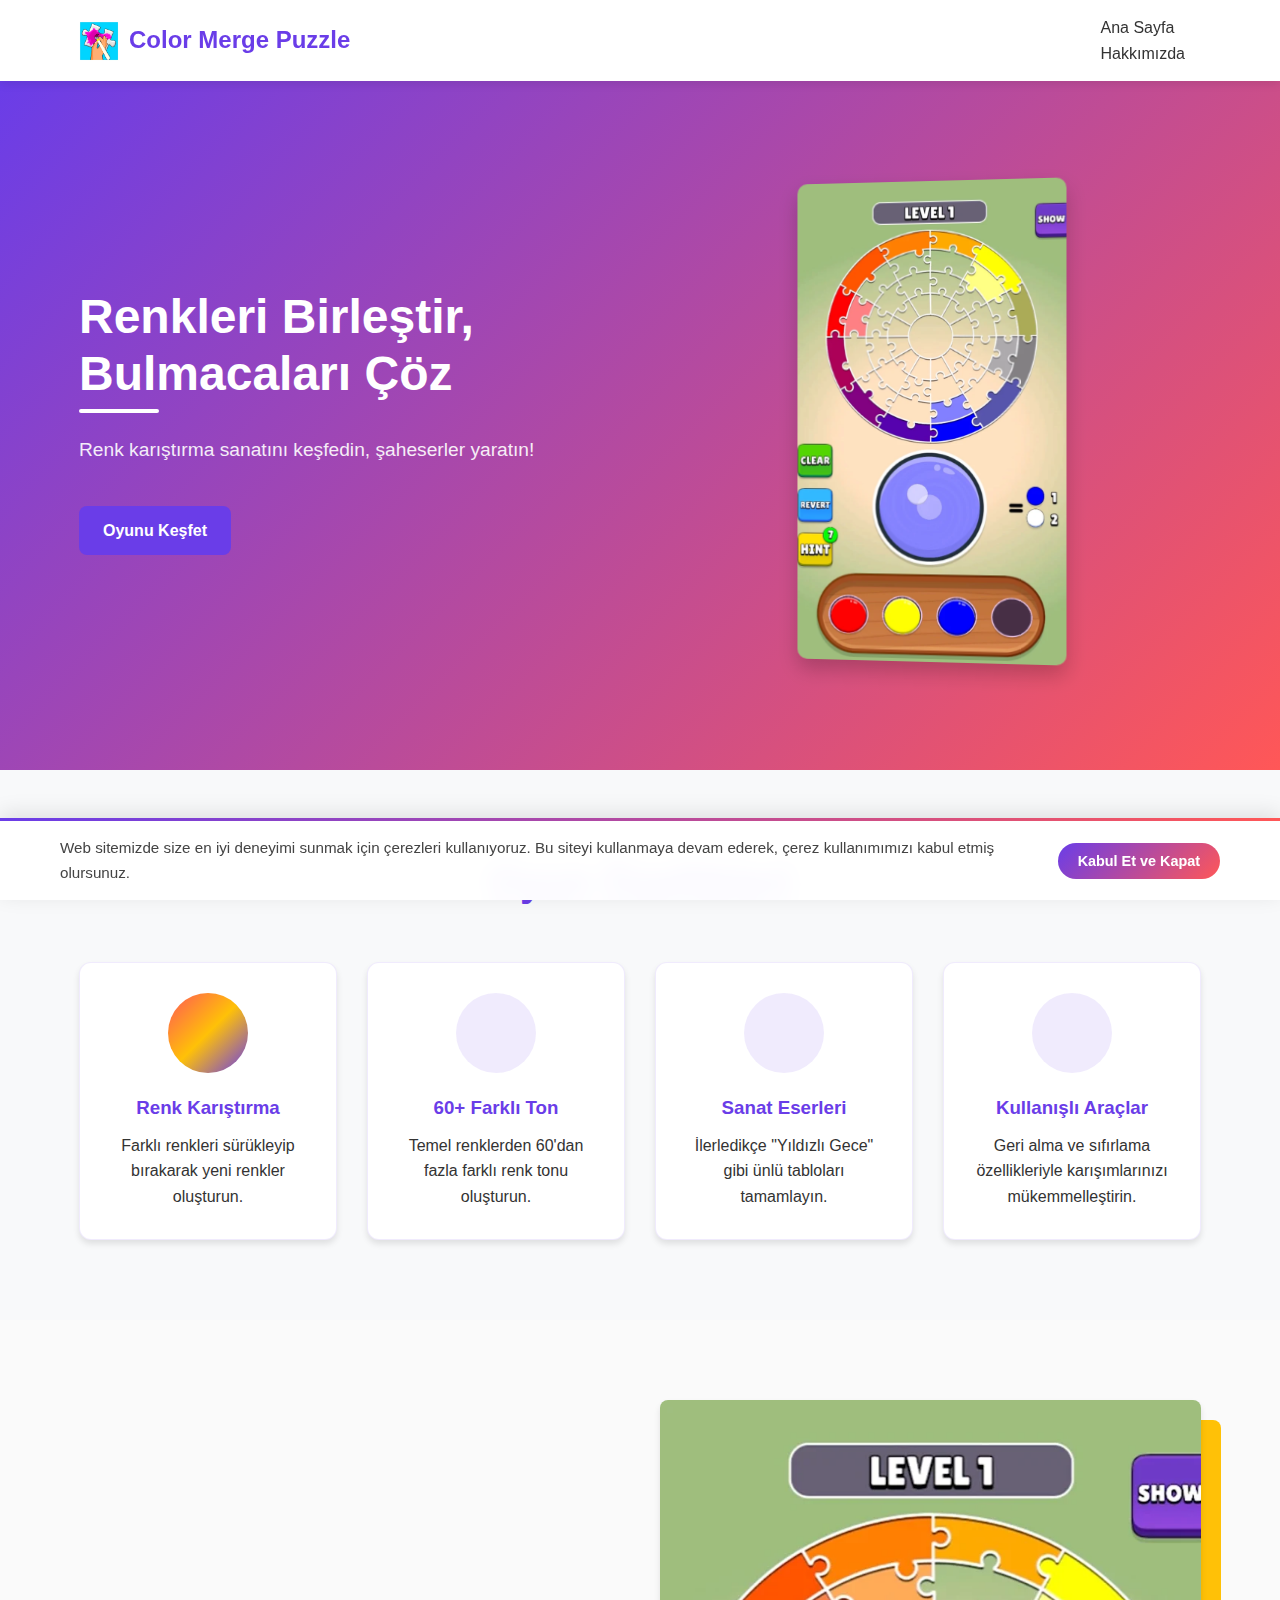
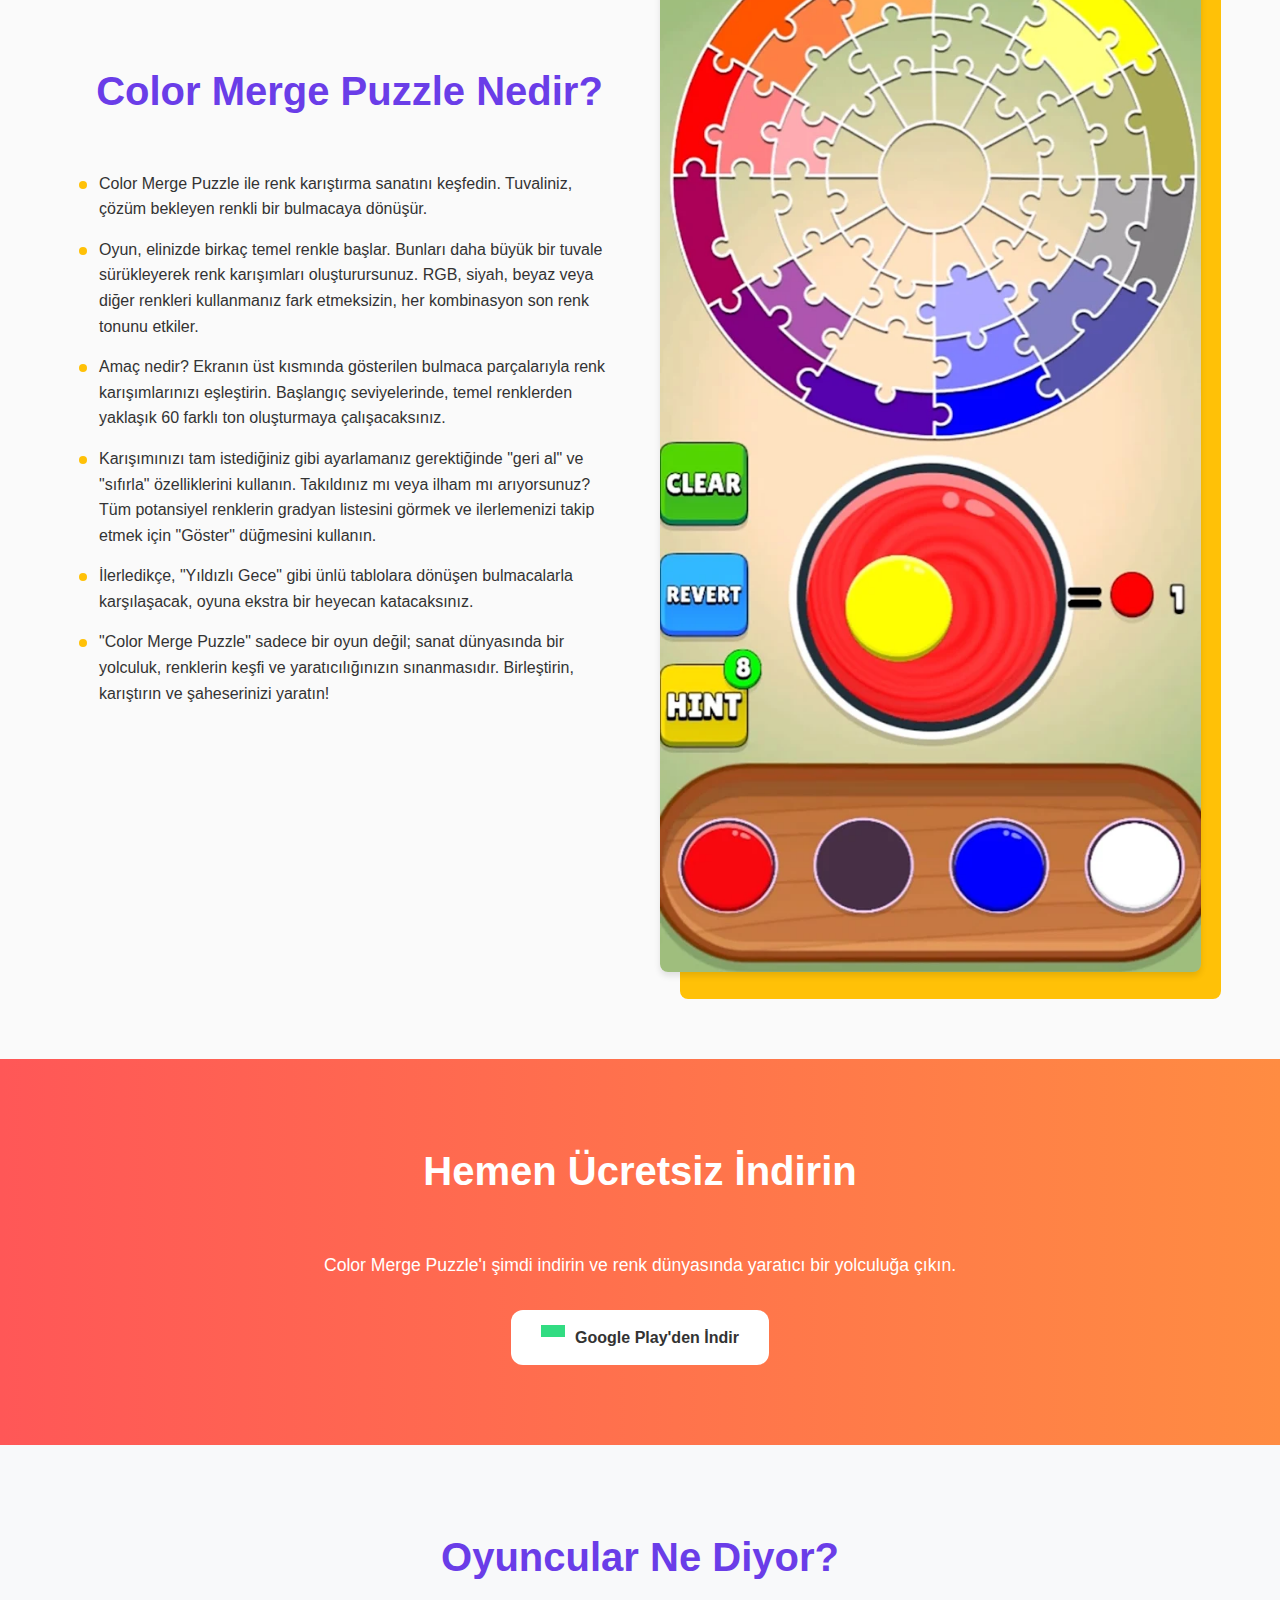
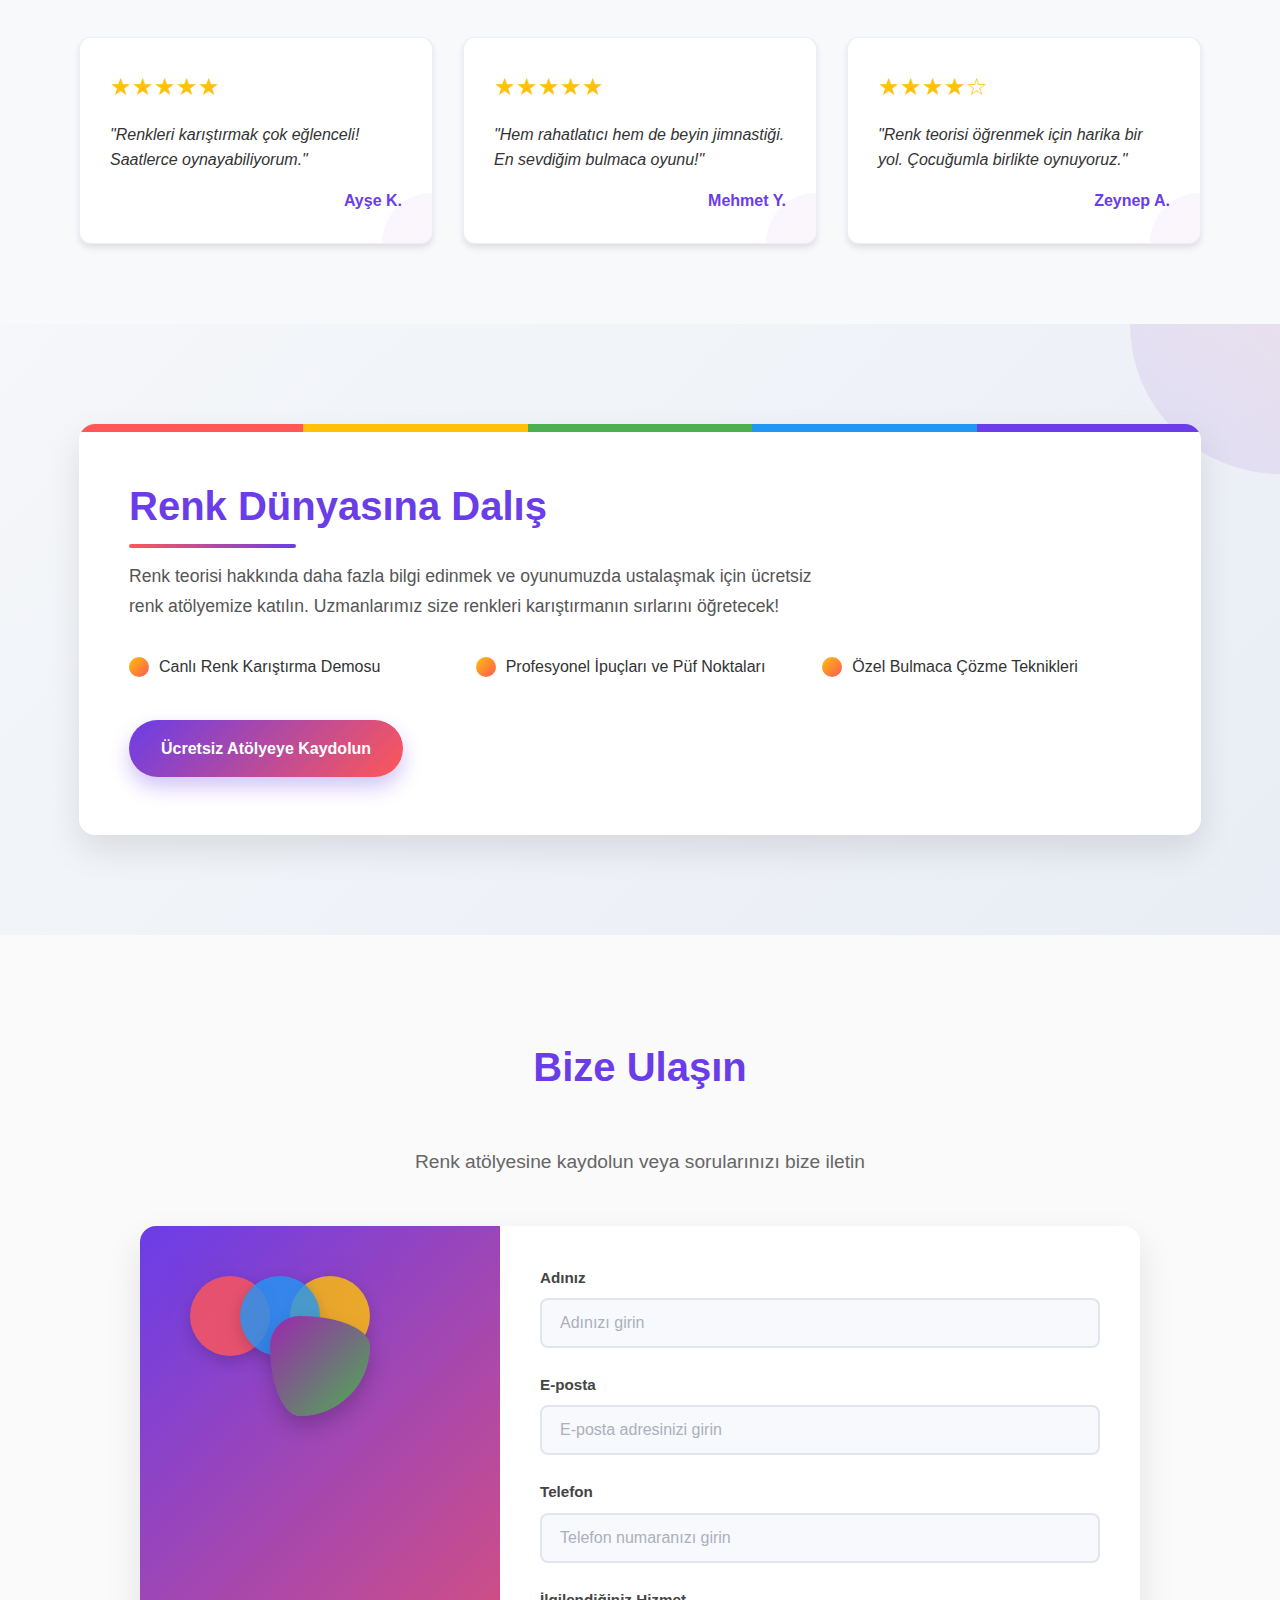
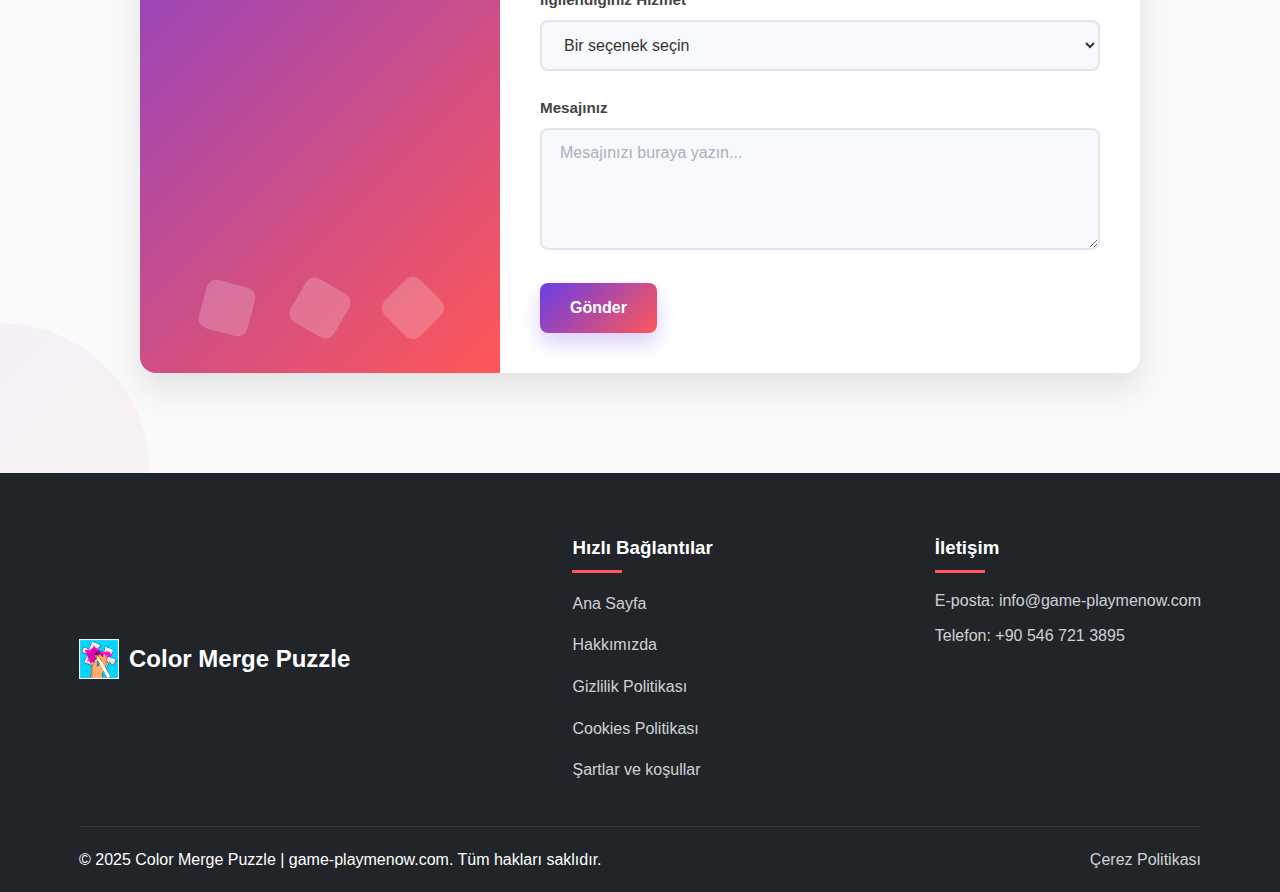
<file: index.html>
<!DOCTYPE html>
<html lang="tr">
<head>
    <meta charset="UTF-8">
    <meta name="viewport" content="width=device-width, initial-scale=1.0">
    <meta name="description" content="Color Merge Puzzle oyunu incelemesi - Türkiye'nin en iyi bulmaca oyunu rehberi. Renkleri birleştirin ve sanat eserlerini oluşturun.">
    <meta name="keywords" content="Color Merge Puzzle, bulmaca oyunu, renk birleştirme, mobil oyun, türkiye, oyun incelemesi, renk karıştırma, yıldızlı gece, sanat eserleri, renkli bulmaca">
    <meta name="author" content="Color Merge Puzzle Türkiye">
    <title>Color Merge Puzzle - Renkleri Birleştir ve Sanat Yarat</title>
    <link rel="stylesheet" href="css/style.css">
    <link rel="icon" href="img/favicon.webp" type="image/x-icon">
</head>
<body>
<!-- Header part start -->
<header class="main_menu home_menu">
    <div class="container">
        <nav class="navbar">
            <a class="navbar-brand" href="/">
                <img src="img/favicon.webp" alt="Color Merge Puzzle">
                <span>Color Merge Puzzle</span>
            </a>

            <input type="checkbox" id="nav-toggle" class="nav-toggle">
            <label for="nav-toggle" class="nav-toggle-label">
                <div class="hamburger"></div>
            </label>

            <div class="nav-wrapper">
                <li class="nav-item">
                    <a class="nav-link" href="/">Ana Sayfa</a>
                </li>
                <li class="nav-item">
                    <a class="nav-link" href="about.html">Hakkımızda</a>
                </li>
            </div>
        </nav>
    </div>
</header>
<!-- Header part end -->

<!-- Hero Section Start -->
<section class="hero">
    <div class="container">
        <div class="hero-content">
            <h1>Renkleri Birleştir, Bulmacaları Çöz</h1>
            <p>Renk karıştırma sanatını keşfedin, şaheserler yaratın!</p>
            <a href="#oyun-ozellikleri" class="btn">Oyunu Keşfet</a>
        </div>
        <div class="hero-image">
            <img src="img/game-preview.webp" alt="Color Merge Puzzle Oyun Ekranı">
        </div>
    </div>
</section>
<!-- Hero Section End -->

<!-- Game Features Start -->
<section class="features" id="oyun-ozellikleri">
    <div class="container">
        <h2 class="section-title">Oyun Özellikleri</h2>
        <div class="features-grid">
            <div class="feature-card">
                <div class="feature-icon color-mix"></div>
                <h3>Renk Karıştırma</h3>
                <p>Farklı renkleri sürükleyip bırakarak yeni renkler oluşturun.</p>
            </div>
            <div class="feature-card">
                <div class="feature-icon puzzle-solve"></div>
                <h3>60+ Farklı Ton</h3>
                <p>Temel renklerden 60'dan fazla farklı renk tonu oluşturun.</p>
            </div>
            <div class="feature-card">
                <div class="feature-icon artwork"></div>
                <h3>Sanat Eserleri</h3>
                <p>İlerledikçe "Yıldızlı Gece" gibi ünlü tabloları tamamlayın.</p>
            </div>
            <div class="feature-card">
                <div class="feature-icon tools"></div>
                <h3>Kullanışlı Araçlar</h3>
                <p>Geri alma ve sıfırlama özellikleriyle karışımlarınızı mükemmelleştirin.</p>
            </div>
        </div>
    </div>
</section>
<!-- Game Features End -->

<!-- Game Description Start -->
<section class="game-description">
    <div class="container">
        <div class="description-content">
            <h2 class="section-title">Color Merge Puzzle Nedir?</h2>
            <p>Color Merge Puzzle ile renk karıştırma sanatını keşfedin. Tuvaliniz, çözüm bekleyen renkli bir bulmacaya dönüşür.</p>
            <p>Oyun, elinizde birkaç temel renkle başlar. Bunları daha büyük bir tuvale sürükleyerek renk karışımları oluşturursunuz. RGB, siyah, beyaz veya diğer renkleri kullanmanız fark etmeksizin, her kombinasyon son renk tonunu etkiler.</p>
            <p>Amaç nedir? Ekranın üst kısmında gösterilen bulmaca parçalarıyla renk karışımlarınızı eşleştirin. Başlangıç seviyelerinde, temel renklerden yaklaşık 60 farklı ton oluşturmaya çalışacaksınız.</p>
            <p>Karışımınızı tam istediğiniz gibi ayarlamanız gerektiğinde "geri al" ve "sıfırla" özelliklerini kullanın. Takıldınız mı veya ilham mı arıyorsunuz? Tüm potansiyel renklerin gradyan listesini görmek ve ilerlemenizi takip etmek için "Göster" düğmesini kullanın.</p>
            <p>İlerledikçe, "Yıldızlı Gece" gibi ünlü tablolara dönüşen bulmacalarla karşılaşacak, oyuna ekstra bir heyecan katacaksınız.</p>
            <p>"Color Merge Puzzle" sadece bir oyun değil; sanat dünyasında bir yolculuk, renklerin keşfi ve yaratıcılığınızın sınanmasıdır. Birleştirin, karıştırın ve şaheserinizi yaratın!</p>
        </div>
        <div class="description-image">
            <img src="img/gameplay.webp" alt="Color Merge Puzzle Oynanış">
        </div>
    </div>
</section>
<!-- Game Description End -->

<!-- Download Section Start -->
<section class="download">
    <div class="container">
        <h2 class="section-title">Hemen Ücretsiz İndirin</h2>
        <p>Color Merge Puzzle'ı şimdi indirin ve renk dünyasında yaratıcı bir yolculuğa çıkın.</p>
        <div class="download-buttons">
            <a href="https://play.google.com/store/apps/details?id=com.Rastegar.ColorMergePuzzle" class="download-btn android">
                Google Play'den İndir
            </a>
        </div>
    </div>
</section>
<!-- Download Section End -->

<!-- Testimonials Start -->
<section class="testimonials">
    <div class="container">
        <h2 class="section-title">Oyuncular Ne Diyor?</h2>
        <div class="testimonials-grid">
            <div class="testimonial-card">
                <div class="stars">★★★★★</div>
                <p>"Renkleri karıştırmak çok eğlenceli! Saatlerce oynayabiliyorum."</p>
                <h4>Ayşe K.</h4>
            </div>
            <div class="testimonial-card">
                <div class="stars">★★★★★</div>
                <p>"Hem rahatlatıcı hem de beyin jimnastiği. En sevdiğim bulmaca oyunu!"</p>
                <h4>Mehmet Y.</h4>
            </div>
            <div class="testimonial-card">
                <div class="stars">★★★★☆</div>
                <p>"Renk teorisi öğrenmek için harika bir yol. Çocuğumla birlikte oynuyoruz."</p>
                <h4>Zeynep A.</h4>
            </div>
        </div>
    </div>
</section>
<!-- Testimonials End -->

<!-- Color Challenge CTA Section Start -->
<section class="color-challenge">
    <div class="container">
        <div class="challenge-wrapper">
            <div class="color-palette">
                <div class="color-dot dot-1"></div>
                <div class="color-dot dot-2"></div>
                <div class="color-dot dot-3"></div>
                <div class="color-dot dot-4"></div>
                <div class="color-dot dot-5"></div>
            </div>
            <div class="challenge-content">
                <h2>Renk Dünyasına Dalış</h2>
                <p>Renk teorisi hakkında daha fazla bilgi edinmek ve oyunumuzda ustalaşmak için ücretsiz renk atölyemize katılın. Uzmanlarımız size renkleri karıştırmanın sırlarını öğretecek!</p>
                <div class="cta-features">
                    <div class="cta-feature">
                        <div class="feature-circle"></div>
                        <span>Canlı Renk Karıştırma Demosu</span>
                    </div>
                    <div class="cta-feature">
                        <div class="feature-circle"></div>
                        <span>Profesyonel İpuçları ve Püf Noktaları</span>
                    </div>
                    <div class="cta-feature">
                        <div class="feature-circle"></div>
                        <span>Özel Bulmaca Çözme Teknikleri</span>
                    </div>
                </div>
                <a href="#contact" class="cta-btn pulse">Ücretsiz Atölyeye Kaydolun</a>
            </div>
        </div>
    </div>
</section>
<!-- Color Challenge CTA Section End -->

<!-- Contact Form Section Start -->
<section id="contact" class="contact-form">
    <div class="container">
        <h2 class="section-title">Bize Ulaşın</h2>
        <p class="contact-subtitle">Renk atölyesine kaydolun veya sorularınızı bize iletin</p>

        <div class="form-container">
            <div class="form-design">
                <div class="color-mixer">
                    <div class="mixer-circle circle-red"></div>
                    <div class="mixer-circle circle-yellow"></div>
                    <div class="mixer-circle circle-blue"></div>
                    <div class="mixer-result"></div>
                </div>
                <div class="design-squares">
                    <div class="square square-1"></div>
                    <div class="square square-2"></div>
                    <div class="square square-3"></div>
                </div>
            </div>

            <form action="thank.php" method="post" class="contact-form-fields">
                <div class="form-group">
                    <label for="name">Adınız</label>
                    <input type="text" id="name" name="name" placeholder="Adınızı girin" required>
                </div>

                <div class="form-group">
                    <label for="email">E-posta</label>
                    <input type="email" id="email" name="email" placeholder="E-posta adresinizi girin" required>
                </div>

                <div class="form-group">
                    <label for="phone">Telefon</label>
                    <input type="tel" id="phone" name="phone" placeholder="Telefon numaranızı girin">
                </div>

                <div class="form-group">
                    <label for="service">İlgilendiğiniz Hizmet</label>
                    <select id="service" name="service" required>
                        <option value="" disabled selected>Bir seçenek seçin</option>
                        <option value="workshop">Renk Atölyesi</option>
                        <option value="consultation">Oyun Danışmanlığı</option>
                        <option value="beta">Beta Test Programı</option>
                        <option value="other">Diğer</option>
                    </select>
                </div>

                <div class="form-group">
                    <label for="message">Mesajınız</label>
                    <textarea id="message" name="message" placeholder="Mesajınızı buraya yazın..." rows="5"></textarea>
                </div>

                <button type="submit" class="submit-btn">Gönder</button>
            </form>
        </div>
    </div>
</section>
<!-- Contact Form Section End -->

<!-- Footer Start -->
<footer>
    <div class="container">
        <div class="footer-content">
            <div class="footer-logo">
                <img src="img/favicon.webp" alt="Color Merge Puzzle">
                <span>Color Merge Puzzle</span>
            </div>
            <div class="footer-links">
                <h3>Hızlı Bağlantılar</h3>
                <ul>
                    <li><a href="/">Ana Sayfa</a></li>
                    <li><a href="about.html">Hakkımızda</a></li>
                    <li><a href="privacy.html">Gizlilik Politikası</a></li>
                    <li><a href="cookies.html">Cookies Politikası</a></li>
                    <li><a href="terms.html">Şartlar ve koşullar</a></li>
                </ul>
            </div>
            <div class="footer-contact">
                <h3>İletişim</h3>
                <p>E-posta: info@game-playmenow.com</p>
                <p>Telefon: +90 546 721 3895</p>
            </div>
        </div>
        <div class="footer-bottom">
            <p>&copy; 2025 Color Merge Puzzle | game-playmenow.com. Tüm hakları saklıdır.</p>
            <div class="cookies-notice">
                <a href="privacy.html">Çerez Politikası</a>
            </div>
        </div>
    </div>
</footer>
<!-- Footer End -->

<!-- Cookie Banner Start -->
<div class="cookie-banner show">
    <div class="cookie-content">
        <div class="cookie-text">
            <p>Web sitemizde size en iyi deneyimi sunmak için çerezleri kullanıyoruz. Bu siteyi kullanmaya devam ederek, çerez kullanımımızı kabul etmiş olursunuz.</p>
        </div>
        <div class="cookie-btns">
            <button class="accept-cookies" onclick="this.parentElement.parentElement.parentElement.style.display='none'">Kabul Et ve Kapat</button>
        </div>
    </div>
</div>
<!-- Cookie Banner End -->
</body>
</html>
</file>
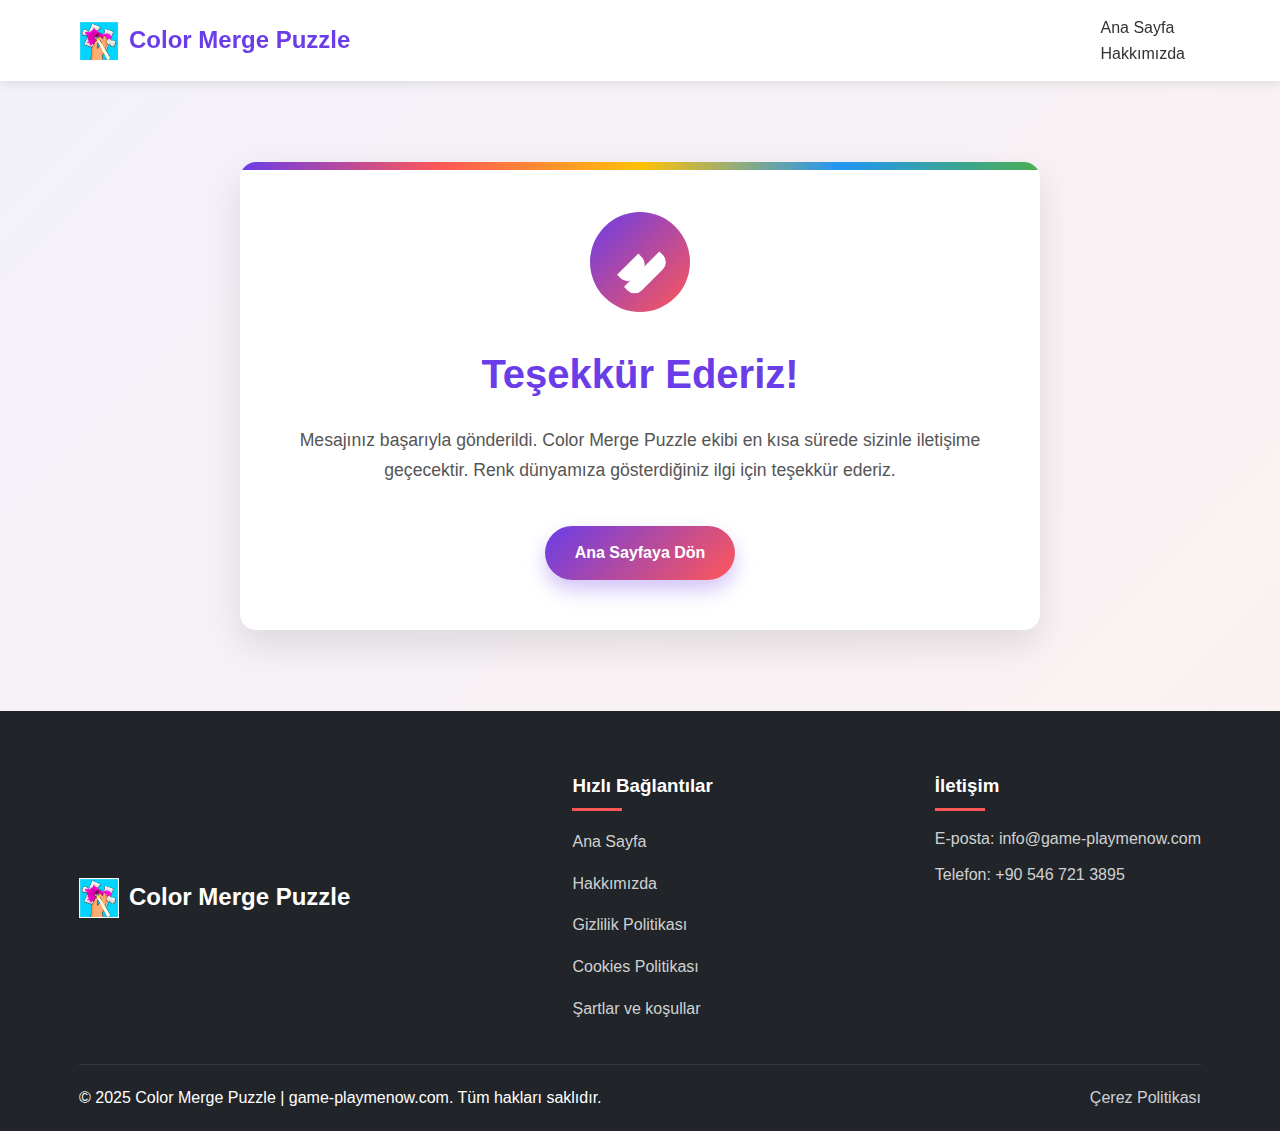
<file: thank.html>
<!DOCTYPE html>
<html lang="tr">
<head>
    <meta charset="UTF-8">
    <meta name="viewport" content="width=device-width, initial-scale=1.0">
    <meta name="description" content="Teşekkür ederiz! Color Merge Puzzle oyunu başvurunuz için teşekkürler.">
    <meta name="keywords" content="Color Merge Puzzle, teşekkür, form gönderimi, renk bulmaca oyunu, türkiye, oyun incelemesi">
    <meta name="author" content="Color Merge Puzzle Türkiye">
    <title>Color Merge Puzzle - Teşekkürler</title>
    <link rel="stylesheet" href="css/style.css">
    <link rel="icon" href="img/favicon.webp" type="image/x-icon">
    <style>
        /* Styles for Thank You Page */
        .thankyou-section {
            min-height: 70vh;
            display: flex;
            align-items: center;
            justify-content: center;
            text-align: center;
            background: linear-gradient(135deg, rgba(106, 61, 232, 0.05) 0%, rgba(255, 87, 87, 0.05) 100%);
            padding: 80px 0;
        }

        .thank-you-container {
            max-width: 800px;
            margin: 0 auto;
            background: white;
            border-radius: 16px;
            padding: 50px;
            box-shadow: 0 15px 35px rgba(0, 0, 0, 0.1);
            position: relative;
            overflow: hidden;
        }

        .thank-you-container::before {
            content: '';
            position: absolute;
            top: 0;
            left: 0;
            width: 100%;
            height: 8px;
            background: linear-gradient(90deg, #6A3DE8, #FF5757, #FFC107, #2196F3, #4CAF50);
        }

        .thank-you-icon {
            width: 100px;
            height: 100px;
            margin: 0 auto 30px;
            background: linear-gradient(135deg, #6A3DE8, #FF5757);
            border-radius: 50%;
            display: flex;
            align-items: center;
            justify-content: center;
            position: relative;
        }

        .thank-you-icon::before, .thank-you-icon::after {
            content: '';
            position: absolute;
            background: white;
        }

        .thank-you-icon::before {
            width: 30px;
            height: 15px;
            border-bottom-left-radius: 10px;
            border-bottom-right-radius: 10px;
            transform: rotate(-45deg);
            bottom: 35px;
            left: 28px;
        }

        .thank-you-icon::after {
            width: 50px;
            height: 15px;
            border-bottom-left-radius: 10px;
            border-bottom-right-radius: 10px;
            transform: rotate(-45deg);
            bottom: 30px;
            left: 32px;
        }

        .thank-you-title {
            font-size: 2.5rem;
            color: var(--primary-color);
            margin-bottom: 20px;
        }

        .thank-you-message {
            font-size: 1.1rem;
            color: #555;
            margin-bottom: 40px;
            line-height: 1.7;
        }

        .return-btn {
            display: inline-block;
            padding: 14px 30px;
            background: linear-gradient(135deg, #6A3DE8 0%, #FF5757 100%);
            color: white;
            font-weight: 600;
            border-radius: 50px;
            text-decoration: none;
            box-shadow: 0 10px 20px rgba(106, 61, 232, 0.3);
            transition: all 0.3s ease;
            border: none;
            cursor: pointer;
        }

        .return-btn:hover {
            transform: translateY(-5px);
            box-shadow: 0 15px 30px rgba(106, 61, 232, 0.4);
        }
    </style>
</head>
<body>
<!-- Header part start -->
<header class="main_menu home_menu">
    <div class="container">
        <nav class="navbar">
            <a class="navbar-brand" href="/">
                <img src="img/favicon.webp" alt="Color Merge Puzzle">
                <span>Color Merge Puzzle</span>
            </a>

            <input type="checkbox" id="nav-toggle" class="nav-toggle">
            <label for="nav-toggle" class="nav-toggle-label">
                <div class="hamburger"></div>
            </label>

            <div class="nav-wrapper">
                <li class="nav-item">
                    <a class="nav-link" href="/">Ana Sayfa</a>
                </li>
                <li class="nav-item">
                    <a class="nav-link" href="about.html">Hakkımızda</a>
                </li>
            </div>
        </nav>
    </div>
</header>
<!-- Header part end -->

<!-- Thank You Section Start -->
<section class="thankyou-section">
    <div class="thank-you-container">
        <div class="thank-you-icon"></div>
        <h1 class="thank-you-title">Teşekkür Ederiz!</h1>
        <p class="thank-you-message">Mesajınız başarıyla gönderildi. Color Merge Puzzle ekibi en kısa sürede sizinle iletişime geçecektir. Renk dünyamıza gösterdiğiniz ilgi için teşekkür ederiz.</p>
        <a href="/" class="return-btn">Ana Sayfaya Dön</a>
    </div>
</section>
<!-- Thank You Section End -->

<!-- Footer Start -->
<footer>
    <div class="container">
        <div class="footer-content">
            <div class="footer-logo">
                <img src="img/favicon.webp" alt="Color Merge Puzzle">
                <span>Color Merge Puzzle</span>
            </div>
            <div class="footer-links">
                <h3>Hızlı Bağlantılar</h3>
                <ul>
                    <li><a href="/">Ana Sayfa</a></li>
                    <li><a href="about.html">Hakkımızda</a></li>
                    <li><a href="privacy.html">Gizlilik Politikası</a></li>
                    <li><a href="cookies.html">Cookies Politikası</a></li>
                    <li><a href="terms.html">Şartlar ve koşullar</a></li>
                </ul>
            </div>
            <div class="footer-contact">
                <h3>İletişim</h3>
                <p>E-posta: info@game-playmenow.com</p>
                <p>Telefon: +90 546 721 3895</p>
            </div>
        </div>
        <div class="footer-bottom">
            <p>&copy; 2025 Color Merge Puzzle | game-playmenow.com. Tüm hakları saklıdır.</p>
            <div class="cookies-notice">
                <a href="privacy.html">Çerez Politikası</a>
            </div>
        </div>
    </div>
</footer>
<!-- Footer End -->


</body>
</html>
</file>
<file: css/style.css>
/* Global Styles */
:root {
    --primary-color: #6A3DE8;
    --secondary-color: #FF5757;
    --accent-color: #FFC107;
    --text-color: #333333;
    --bg-color: #FFFFFF;
    --light-bg: #F8F9FA;
    --dark-bg: #212529;
    --border-radius: 8px;
    --transition: all 0.3s ease;
    --box-shadow: 0 4px 6px rgba(0, 0, 0, 0.1);
}

* {
    margin: 0;
    padding: 0;
    box-sizing: border-box;
}

body {
    font-family: 'Segoe UI', Tahoma, Geneva, Verdana, sans-serif;
    color: var(--text-color);
    line-height: 1.6;
    overflow-x: hidden;
}

.container {
    width: 90%;
    max-width: 1200px;
    margin: 0 auto;
    padding: 0 15px;
}

img {
    max-width: 100%;
    height: auto;
}

a {
    text-decoration: none;
    color: inherit;
    transition: var(--transition);
}

ul {
    list-style: none;
}

.section-title {
    font-size: 2.5rem;
    margin-bottom: 2rem;
    text-align: center;
    color: var(--primary-color);
    position: relative;
}

.section-title::after {
    content: '';
    position: absolute;
    bottom: -10px;
    left: 50%;
    transform: translateX(-50%);
    width: 80px;
    height: 4px;
    background: var(--secondary-color);
    border-radius: 2px;
}

.btn {
    display: inline-block;
    padding: 12px 24px;
    background-color: var(--primary-color);
    color: white;
    border-radius: var(--border-radius);
    font-weight: 600;
    transition: var(--transition);
}

.btn:hover {
    background-color: #5831c4;
    transform: translateY(-3px);
    box-shadow: var(--box-shadow);
}

section {
    padding: 80px 0;
}

/* Header and Navigation */
.main_menu {
    position: sticky;
    top: 0;
    z-index: 1000;
    background-color: white;
    box-shadow: 0 2px 10px rgba(0, 0, 0, 0.1);
}

.navbar {
    display: flex;
    justify-content: space-between;
    align-items: center;
    padding: 15px 0;
    position: relative;
}

.navbar-brand {
    display: flex;
    align-items: center;
    gap: 10px;
    font-size: 1.5rem;
    font-weight: 700;
    color: var(--primary-color);
}

.navbar-brand img {
    height: 40px;
}

.nav-toggle {
    display: none;
}

.nav-toggle-label {
    display: none;
}

.hamburger {
    width: 30px;
    height: 3px;
    background: var(--text-color);
    position: relative;
    transition: var(--transition);
}

.hamburger:before,
.hamburger:after {
    content: '';
    position: absolute;
    width: 30px;
    height: 3px;
    background: var(--text-color);
    transition: var(--transition);
}

.hamburger:before {
    top: -8px;
}

.hamburger:after {
    top: 8px;
}

.nav-wrapper {
    display: flex;
    align-items: center;
    gap: 20px;
}

.nav-item {
    list-style: none;
}

.nav-link {
    color: var(--text-color);
    text-decoration: none;
    font-size: 16px;
    font-weight: 500;
    padding: 8px 16px;
    border-radius: var(--border-radius);
    transition: var(--transition);
}

.nav-link:hover {
    color: var(--primary-color);
    background-color: rgba(106, 61, 232, 0.1);
}

/* Hero Section */
.hero {
    background: linear-gradient(135deg, #6a3de8 0%, #ff5757 100%);
    color: white;
    padding: 100px 0;
}

.hero .container {
    display: flex;
    align-items: center;
    justify-content: space-between;
    gap: 40px;
}

.hero-content {
    flex: 1;
}

.hero-content h1 {
    font-size: 3rem;
    margin-bottom: 1rem;
    line-height: 1.2;
}

.hero-content p {
    font-size: 1.2rem;
    margin-bottom: 2rem;
    opacity: 0.9;
}

.hero-image {
    flex: 1;
    text-align: center;
}

.hero-image img {
    max-width: 100%;
    border-radius: 10px;
    box-shadow: 0 10px 20px rgba(0, 0, 0, 0.2);
    transform: perspective(800px) rotateY(-5deg);
}

/* Features Section */
.features {
    background-color: var(--light-bg);
}

.features-grid {
    display: grid;
    grid-template-columns: repeat(auto-fit, minmax(250px, 1fr));
    gap: 30px;
}

.feature-card {
    background-color: white;
    border-radius: var(--border-radius);
    padding: 30px;
    text-align: center;
    box-shadow: var(--box-shadow);
    transition: var(--transition);
}

.feature-card:hover {
    transform: translateY(-10px);
    box-shadow: 0 10px 20px rgba(0, 0, 0, 0.15);
}

.feature-icon {
    width: 80px;
    height: 80px;
    margin: 0 auto 20px;
    border-radius: 50%;
    display: flex;
    align-items: center;
    justify-content: center;
    background-color: rgba(106, 61, 232, 0.1);
}

.feature-icon.color-mix {
    background: linear-gradient(135deg, #FF5757, #FFC107, #6A3DE8);
}

.feature-card h3 {
    margin-bottom: 10px;
    color: var(--primary-color);
}

/* Game Description Section */
.game-description .container {
    display: flex;
    align-items: center;
    gap: 40px;
}

.description-content {
    flex: 1;
}

.description-content p {
    margin-bottom: 15px;
}

.description-image {
    flex: 1;
    position: relative;
}

.description-image img {
    border-radius: var(--border-radius);
    box-shadow: var(--box-shadow);
    position: relative;
    z-index: 1;
}

.description-image::before {
    content: '';
    position: absolute;
    width: 100%;
    height: 100%;
    background-color: var(--accent-color);
    border-radius: var(--border-radius);
    top: 20px;
    left: 20px;
    z-index: 0;
}

/* Download Section */
.download {
    background: linear-gradient(to right, #ff5757, #ff8c42);
    color: white;
    text-align: center;
}

.download .section-title {
    color: white;
}

.download .section-title::after {
    background: white;
}

.download p {
    margin-bottom: 30px;
    font-size: 1.1rem;
}

.download-buttons {
    display: flex;
    justify-content: center;
    gap: 20px;
}

.download-btn {
    padding: 15px 30px;
    border-radius: var(--border-radius);
    background-color: white;
    color: var(--text-color);
    font-weight: 600;
    display: flex;
    align-items: center;
    gap: 10px;
    transition: var(--transition);
}

.download-btn:hover {
    transform: translateY(-5px);
    box-shadow: 0 10px 20px rgba(0, 0, 0, 0.15);
}

.download-btn::before {
    content: '';
    width: 24px;
    height: 24px;
    background-position: center;
    background-repeat: no-repeat;
}

.download-btn.android::before {
    background-image: url('../img/android.png');
}

/* Testimonials Section */
.testimonials {
    background-color: var(--light-bg);
}

.testimonials-grid {
    display: grid;
    grid-template-columns: repeat(auto-fit, minmax(300px, 1fr));
    gap: 30px;
}

.testimonial-card {
    background-color: white;
    border-radius: var(--border-radius);
    padding: 30px;
    box-shadow: var(--box-shadow);
    transition: var(--transition);
}

.testimonial-card:hover {
    transform: translateY(-5px);
    box-shadow: 0 10px 20px rgba(0, 0, 0, 0.15);
}

.stars {
    color: var(--accent-color);
    font-size: 1.5rem;
    margin-bottom: 15px;
}

.testimonial-card p {
    font-style: italic;
    margin-bottom: 15px;
}

.testimonial-card h4 {
    color: var(--primary-color);
    text-align: right;
}

/* Contact Section */
.contact {
    text-align: center;
}

.contact-info {
    display: flex;
    justify-content: center;
    gap: 40px;
    margin-top: 30px;
}

.contact-item {
    display: flex;
    flex-direction: column;
    align-items: center;
    gap: 10px;
}

.contact-icon {
    width: 60px;
    height: 60px;
    border-radius: 50%;
    background-color: rgba(106, 61, 232, 0.1);
    display: flex;
    align-items: center;
    justify-content: center;
    margin-bottom: 10px;
    position: relative;
}

.contact-icon::before {
    content: '';
    width: 30px;
    height: 30px;
    background-position: center;
    background-repeat: no-repeat;
}

/* Footer */
footer {
    background-color: var(--dark-bg);
    color: white;
    padding: 60px 0 20px;
}

.footer-content {
    display: flex;
    justify-content: space-between;
    margin-bottom: 40px;
}

.footer-logo {
    display: flex;
    align-items: center;
    gap: 10px;
    font-size: 1.5rem;
    font-weight: 700;
}

.footer-logo img {
    height: 40px;
}

.footer-links h3 {
    margin-bottom: 15px;
    position: relative;
    padding-bottom: 10px;
}

.footer-links h3::after {
    content: '';
    position: absolute;
    bottom: 0;
    left: 0;
    width: 50px;
    height: 3px;
    background-color: var(--secondary-color);
}

.footer-links ul {
    display: flex;
    flex-direction: column;
    gap: 10px;
}

.footer-links a {
    color: rgba(255, 255, 255, 0.8);
}

.footer-links a:hover {
    color: white;
}

.footer-bottom {
    display: flex;
    justify-content: space-between;
    align-items: center;
    padding-top: 20px;
    border-top: 1px solid rgba(255, 255, 255, 0.1);
}

.cookies-notice a {
    color: rgba(255, 255, 255, 0.8);
}

.cookies-notice a:hover {
    color: white;
}

/* Mobile Navigation Responsive Design */
@media screen and (max-width: 768px) {
    .nav-toggle-label {
        display: block;
        cursor: pointer;
        padding: 15px;
        z-index: 2;
    }

    .nav-wrapper {
        position: fixed;
        top: 0;
        left: -100%;
        width: 100%;
        height: 100vh;
        background: white;
        transition: var(--transition);
        padding-top: 80px;
        flex-direction: column;
        align-items: center;
    }

    .nav-item {
        margin: 15px 0;
    }

    .nav-link {
        font-size: 18px;
        padding: 10px 20px;
        display: block;
        text-align: center;
    }

    .nav-toggle:checked ~ .nav-wrapper {
        left: 0;
    }

    .nav-toggle:checked ~ .nav-toggle-label .hamburger {
        background: transparent;
    }

    .nav-toggle:checked ~ .nav-toggle-label .hamburger:before {
        transform: rotate(45deg);
        top: 0;
    }

    .nav-toggle:checked ~ .nav-toggle-label .hamburger:after {
        transform: rotate(-45deg);
        top: 0;
    }
}

/* General Responsive Design */
@media screen and (max-width: 992px) {
    .hero .container,
    .game-description .container {
        flex-direction: column;
    }

    .hero-image {
        margin-top: 40px;
    }

    .description-image {
        margin-top: 40px;
    }

    .footer-content {
        flex-direction: column;
        gap: 30px;
    }
}

@media screen and (max-width: 768px) {
    .section-title {
        font-size: 2rem;
    }

    .hero-content h1 {
        font-size: 2.5rem;
    }

    .download-buttons {
        flex-direction: column;
        align-items: center;
    }

    .contact-info {
        flex-direction: column;
        gap: 20px;
    }

    .footer-bottom {
        flex-direction: column;
        gap: 15px;
        text-align: center;
    }
}

@media screen and (max-width: 576px) {
    .section-title {
        font-size: 1.8rem;
    }

    .hero-content h1 {
        font-size: 2rem;
    }

    .feature-card {
        padding: 20px;
    }

    section {
        padding: 60px 0;
    }
}


/* Global Styles */
:root {
    --primary-color: #6A3DE8;
    --secondary-color: #FF5757;
    --accent-color: #FFC107;
    --text-color: #333333;
    --bg-color: #FFFFFF;
    --light-bg: #F8F9FA;
    --dark-bg: #212529;
    --border-radius: 8px;
    --transition: all 0.3s ease;
    --box-shadow: 0 4px 6px rgba(0, 0, 0, 0.1);
}

* {
    margin: 0;
    padding: 0;
    box-sizing: border-box;
}

body {
    font-family: 'Segoe UI', Tahoma, Geneva, Verdana, sans-serif;
    color: var(--text-color);
    line-height: 1.6;
    overflow-x: hidden;
}

.container {
    width: 90%;
    max-width: 1200px;
    margin: 0 auto;
    padding: 0 15px;
}

img {
    max-width: 100%;
    height: auto;
}

a {
    text-decoration: none;
    color: inherit;
    transition: var(--transition);
}

ul {
    list-style: none;
}

.section-title {
    font-size: 2.5rem;
    margin-bottom: 2rem;
    text-align: center;
    color: var(--primary-color);
    position: relative;
}

.section-title::after {
    content: '';
    position: absolute;
    bottom: -10px;
    left: 50%;
    transform: translateX(-50%);
    width: 80px;
    height: 4px;
    background: var(--secondary-color);
    border-radius: 2px;
}

.btn {
    display: inline-block;
    padding: 12px 24px;
    background-color: var(--primary-color);
    color: white;
    border-radius: var(--border-radius);
    font-weight: 600;
    transition: var(--transition);
}

.btn:hover {
    background-color: #5831c4;
    transform: translateY(-3px);
    box-shadow: var(--box-shadow);
}

section {
    padding: 80px 0;
}

/* Header and Navigation */
.main_menu {
    position: sticky;
    top: 0;
    z-index: 1000;
    background-color: white;
    box-shadow: 0 2px 10px rgba(0, 0, 0, 0.1);
}

.navbar {
    display: flex;
    justify-content: space-between;
    align-items: center;
    padding: 15px 0;
    position: relative;
}

.navbar-brand {
    display: flex;
    align-items: center;
    gap: 10px;
    font-size: 1.5rem;
    font-weight: 700;
    color: var(--primary-color);
}

.navbar-brand img {
    height: 40px;
}

.nav-toggle {
    display: none;
}

.nav-toggle-label {
    display: none;
}

.hamburger {
    width: 30px;
    height: 3px;
    background: #000;
    position: relative;
    transition: all 0.3s ease;
}

.hamburger:before,
.hamburger:after {
    content: '';
    position: absolute;
    width: 30px;
    height: 3px;
    background: #000;
    transition: all 0.3s ease;
}

.hamburger:before {
    top: -8px;
}

.hamburger:after {
    top: 8px;
}

.nav-wrapper {
    display: flex;
    align-items: center;
    gap: 20px;
}

.nav-item {
    list-style: none;
}

.nav-link {
    color: var(--text-color);
    text-decoration: none;
    font-size: 16px;
    font-weight: 500;
    padding: 8px 16px;
    border-radius: var(--border-radius);
    transition: var(--transition);
}

.nav-link:hover {
    color: var(--primary-color);
    background-color: rgba(106, 61, 232, 0.1);
}

/* Hero Section */
.hero {
    background: linear-gradient(135deg, #6a3de8 0%, #ff5757 100%);
    color: white;
    padding: 100px 0;
}

.hero .container {
    display: flex;
    align-items: center;
    justify-content: space-between;
    gap: 40px;
}

.hero-content {
    flex: 1;
}

.hero-content h1 {
    font-size: 3rem;
    margin-bottom: 1rem;
    line-height: 1.2;
}

.hero-content p {
    font-size: 1.2rem;
    margin-bottom: 2rem;
    opacity: 0.9;
}

.hero-image {
    flex: 1;
    text-align: center;
}

.hero-image img {
    max-width: 100%;
    border-radius: 10px;
    box-shadow: 0 10px 20px rgba(0, 0, 0, 0.2);
    transform: perspective(800px) rotateY(-5deg);
}

/* Features Section */
.features {
    background-color: var(--light-bg);
}

.features-grid {
    display: grid;
    grid-template-columns: repeat(auto-fit, minmax(250px, 1fr));
    gap: 30px;
}

.feature-card {
    background-color: white;
    border-radius: var(--border-radius);
    padding: 30px;
    text-align: center;
    box-shadow: var(--box-shadow);
    transition: var(--transition);
}

.feature-card:hover {
    transform: translateY(-10px);
    box-shadow: 0 10px 20px rgba(0, 0, 0, 0.15);
}

.feature-icon {
    width: 80px;
    height: 80px;
    margin: 0 auto 20px;
    border-radius: 50%;
    display: flex;
    align-items: center;
    justify-content: center;
    background-color: rgba(106, 61, 232, 0.1);
}

.feature-icon.color-mix {
    background: linear-gradient(135deg, #FF5757, #FFC107, #6A3DE8);
}

.feature-card h3 {
    margin-bottom: 10px;
    color: var(--primary-color);
}

/* Game Description Section */
.game-description .container {
    display: flex;
    align-items: center;
    gap: 40px;
}

.description-content {
    flex: 1;
}

.description-content p {
    margin-bottom: 15px;
}

.description-image {
    flex: 1;
    position: relative;
}

.description-image img {
    border-radius: var(--border-radius);
    box-shadow: var(--box-shadow);
    position: relative;
    z-index: 1;
}

.description-image::before {
    content: '';
    position: absolute;
    width: 100%;
    height: 100%;
    background-color: var(--accent-color);
    border-radius: var(--border-radius);
    top: 20px;
    left: 20px;
    z-index: 0;
}

/* Download Section */
.download {
    background: linear-gradient(to right, #ff5757, #ff8c42);
    color: white;
    text-align: center;
}

.download .section-title {
    color: white;
}

.download .section-title::after {
    background: white;
}

.download p {
    margin-bottom: 30px;
    font-size: 1.1rem;
}

.download-buttons {
    display: flex;
    justify-content: center;
    gap: 20px;
}

.download-btn {
    padding: 15px 30px;
    border-radius: var(--border-radius);
    background-color: white;
    color: var(--text-color);
    font-weight: 600;
    display: flex;
    align-items: center;
    gap: 10px;
    transition: var(--transition);
}

.download-btn:hover {
    transform: translateY(-5px);
    box-shadow: 0 10px 20px rgba(0, 0, 0, 0.15);
}

.download-btn::before {
    content: '';
    width: 24px;
    height: 24px;
    background-position: center;
    background-repeat: no-repeat;
}

.download-btn.android::before {
    background-image: url('../img/android.png');
}

/* Testimonials Section */
.testimonials {
    background-color: var(--light-bg);
}

.testimonials-grid {
    display: grid;
    grid-template-columns: repeat(auto-fit, minmax(300px, 1fr));
    gap: 30px;
}

.testimonial-card {
    background-color: white;
    border-radius: var(--border-radius);
    padding: 30px;
    box-shadow: var(--box-shadow);
    transition: var(--transition);
}

.testimonial-card:hover {
    transform: translateY(-5px);
    box-shadow: 0 10px 20px rgba(0, 0, 0, 0.15);
}

.stars {
    color: var(--accent-color);
    font-size: 1.5rem;
    margin-bottom: 15px;
}

.testimonial-card p {
    font-style: italic;
    margin-bottom: 15px;
}

.testimonial-card h4 {
    color: var(--primary-color);
    text-align: right;
}

/* Contact Section */
.contact {
    text-align: center;
}

.contact-info {
    display: flex;
    justify-content: center;
    gap: 40px;
    margin-top: 30px;
}

.contact-item {
    display: flex;
    flex-direction: column;
    align-items: center;
    gap: 10px;
}

.contact-icon {
    width: 60px;
    height: 60px;
    border-radius: 50%;
    background-color: rgba(106, 61, 232, 0.1);
    display: flex;
    align-items: center;
    justify-content: center;
    margin-bottom: 10px;
    position: relative;
}

.contact-icon::before {
    content: '';
    width: 30px;
    height: 30px;
    background-position: center;
    background-repeat: no-repeat;
}

/* Footer */
footer {
    background-color: var(--dark-bg);
    color: white;
    padding: 60px 0 20px;
}

.footer-content {
    display: flex;
    justify-content: space-between;
    margin-bottom: 40px;
}

.footer-logo {
    display: flex;
    align-items: center;
    gap: 10px;
    font-size: 1.5rem;
    font-weight: 700;
}

.footer-logo img {
    height: 40px;
}

.footer-links h3, .footer-contact h3 {
    margin-bottom: 15px;
    position: relative;
    padding-bottom: 10px;
}

.footer-links h3::after, .footer-contact h3::after {
    content: '';
    position: absolute;
    bottom: 0;
    left: 0;
    width: 50px;
    height: 3px;
    background-color: var(--secondary-color);
}

.footer-links ul {
    display: flex;
    flex-direction: column;
    gap: 10px;
}

.footer-links a {
    color: rgba(255, 255, 255, 0.8);
}

.footer-links a:hover {
    color: white;
}

.footer-contact p {
    margin-bottom: 10px;
    color: rgba(255, 255, 255, 0.8);
}

.footer-bottom {
    display: flex;
    justify-content: space-between;
    align-items: center;
    padding-top: 20px;
    border-top: 1px solid rgba(255, 255, 255, 0.1);
}

.cookies-notice a {
    color: rgba(255, 255, 255, 0.8);
}

.cookies-notice a:hover {
    color: white;
}

/* Mobile Navigation Responsive Design */
@media screen and (max-width: 768px) {
    .nav-toggle-label {
        display: block;
        cursor: pointer;
        padding: 15px;
        z-index: 2;
    }

    .nav-wrapper {
        position: fixed;
        top: 0;
        left: -100%;
        width: 100%;
        height: 100vh;
        background: #fff;
        transition: all 0.3s ease;
        padding-top: 80px;
        flex-direction: column;
        align-items: center;
    }

    .nav-item {
        width: 100%;
        text-align: center;
        margin: 15px 0;
    }

    .nav-link {
        display: inline-block;
        padding: 10px 20px;
        font-size: 18px;
        color: #000;
    }

    .nav-toggle:checked ~ .nav-wrapper {
        left: 0;
    }

    .nav-toggle:checked ~ .nav-toggle-label .hamburger {
        background: transparent;
    }

    .nav-toggle:checked ~ .nav-toggle-label .hamburger:before {
        transform: rotate(45deg);
        top: 0;
    }

    .nav-toggle:checked ~ .nav-toggle-label .hamburger:after {
        transform: rotate(-45deg);
        top: 0;
    }
}

@media screen and (min-width: 769px) {
    .nav-wrapper {
        display: block;
    }

    .navbar-nav {
        display: flex;
        gap: 30px;
    }
}

/* General Responsive Design */
@media screen and (max-width: 992px) {
    .hero .container,
    .game-description .container {
        flex-direction: column;
    }

    .hero-image {
        margin-top: 40px;
    }

    .description-image {
        margin-top: 40px;
    }

    .footer-content {
        flex-direction: column;
        gap: 30px;
    }
}

@media screen and (max-width: 768px) {
    .section-title {
        font-size: 2rem;
    }

    .hero-content h1 {
        font-size: 2.5rem;
    }

    .download-buttons {
        flex-direction: column;
        align-items: center;
    }

    .contact-info {
        flex-direction: column;
        gap: 20px;
    }

    .footer-bottom {
        flex-direction: column;
        gap: 15px;
        text-align: center;
    }
}

@media screen and (max-width: 576px) {
    .section-title {
        font-size: 1.8rem;
    }

    .hero-content h1 {
        font-size: 2rem;
    }

    .feature-card {
        padding: 20px;
    }

    section {
        padding: 60px 0;
    }
}

/* Дополнительные переменные */
:root {
    --gradient-primary: linear-gradient(135deg, #6A3DE8 0%, #FF5757 100%);
    --hover-transition: all 0.4s cubic-bezier(0.165, 0.84, 0.44, 1);
    --card-shadow-hover: 0 10px 20px rgba(106, 61, 232, 0.2);
}

/* Улучшенные глобальные стили */
body {
    background-color: #fafafa;
    overflow-x: hidden;
}

.section-title {
    overflow: hidden;
    font-weight: 700;
    margin-bottom: 3rem;
}

.section-title::after {
    transition: var(--hover-transition);
}

/* Улучшения для хедера */
.main_menu {
    transition: transform 0.3s ease, box-shadow 0.3s ease;
}

.main_menu.scrolled {
    box-shadow: 0 5px 15px rgba(0, 0, 0, 0.1);
    transform: translateY(-2px);
}

.navbar-brand {
    position: relative;
    overflow: hidden;
}

.navbar-brand span {
    position: relative;
    transition: var(--hover-transition);
}

.navbar-brand span::after {
    content: '';
    position: absolute;
    bottom: -3px;
    left: 0;
    width: 0;
    height: 2px;
    background: var(--gradient-primary);
    transition: var(--hover-transition);
}

.navbar-brand:hover span::after {
    width: 100%;
}

.nav-link {
    position: relative;
    overflow: hidden;
}

.nav-link::after {
    content: '';
    position: absolute;
    bottom: 0;
    left: 50%;
    width: 0;
    height: 2px;
    background: var(--primary-color);
    transition: width 0.3s ease, left 0.3s ease;
    transform: translateX(-50%);
}

.nav-link:hover::after {
    width: 80%;
}

/* Улучшенный герой-раздел */
.hero {
    position: relative;
    overflow: hidden;
}

@keyframes backgroundMove {
    0% {
        background-position: 0% 0%;
    }
    50% {
        background-position: 100% 100%;
    }
    100% {
        background-position: 0% 0%;
    }
}

.hero-content h1 {
    position: relative;
    display: inline-block;
    margin-bottom: 2rem;
}

.hero-content h1::after {
    content: '';
    position: absolute;
    bottom: -10px;
    left: 0;
    width: 80px;
    height: 4px;
    background: white;
    border-radius: 2px;
}

.hero-content p {
    max-width: 500px;
    margin-bottom: 2.5rem;
}

.btn {
    position: relative;
    overflow: hidden;
    z-index: 1;
}

.btn::before {
    content: '';
    position: absolute;
    top: 0;
    left: -100%;
    width: 100%;
    height: 100%;
    background: rgba(255, 255, 255, 0.2);
    transition: var(--hover-transition);
    z-index: -1;
}

.btn:hover::before {
    left: 0;
}

.hero-image img {
    transition: var(--hover-transition);
}

.hero-image:hover img {
    transform: perspective(800px) rotateY(-8deg) translateY(-5px);
    box-shadow: 0 15px 30px rgba(0, 0, 0, 0.3);
}

/* Улучшенные карточки функций */
.feature-card {
    position: relative;
    overflow: hidden;
    border-radius: 12px;
    transition: var(--hover-transition);
    border: 1px solid rgba(106, 61, 232, 0.1);
}

.feature-card::before {
    content: '';
    position: absolute;
    top: 0;
    left: 0;
    width: 100%;
    height: 4px;
    background: var(--gradient-primary);
    transform: translateY(-4px);
    transition: var(--hover-transition);
}

.feature-card:hover::before {
    transform: translateY(0);
}

.feature-card:hover {
    transform: translateY(-15px);
    box-shadow: var(--card-shadow-hover);
}

.feature-icon {
    transition: var(--hover-transition);
}

.feature-card:hover .feature-icon {
    transform: scale(1.1);
}

/* Улучшенный раздел описания игры */
.game-description {
    position: relative;
    overflow: hidden;
}

.description-content p {
    position: relative;
    padding-left: 20px;
}

.description-content p::before {
    content: '';
    position: absolute;
    top: 10px;
    left: 0;
    width: 8px;
    height: 8px;
    border-radius: 50%;
    background: var(--accent-color);
}

.description-image img {
    transition: var(--hover-transition);
}

.description-image:hover img {
    transform: translateY(-10px);
    box-shadow: 0 15px 30px rgba(0, 0, 0, 0.2);
}

.description-image::before {
    transition: var(--hover-transition);
}

.description-image:hover::before {
    transform: translate(5px, 5px);
}

/* Улучшенные кнопки скачивания */
.download-buttons {
    display: flex;
    justify-content: center;
    gap: 30px;
    flex-wrap: wrap;
}

.download-btn {
    position: relative;
    overflow: hidden;
    border-radius: 12px;
    padding: 15px 30px;
    transition: var(--hover-transition);
    z-index: 1;
}

.download-btn::after {
    content: '';
    position: absolute;
    top: 0;
    left: 0;
    width: 100%;
    height: 100%;
    background: var(--gradient-primary);
    opacity: 0;
    z-index: -1;
    transition: var(--hover-transition);
}

.download-btn:hover {
    color: white;
    transform: translateY(-8px);
    box-shadow: 0 10px 20px rgba(255, 87, 87, 0.3);
}

.download-btn:hover::after {
    opacity: 1;
}

/* Улучшенные отзывы */
.testimonial-card {
    position: relative;
    overflow: hidden;
    border-radius: 12px;
    transition: var(--hover-transition);
    border: 1px solid rgba(106, 61, 232, 0.1);
}

.testimonial-card::before {
    content: '';
    position: absolute;
    bottom: 0;
    right: 0;
    width: 100px;
    height: 100px;
    background: var(--gradient-primary);
    opacity: 0.05;
    border-radius: 50%;
    transform: translate(50%, 50%);
    transition: var(--hover-transition);
}

.testimonial-card:hover::before {
    transform: translate(30%, 30%) scale(1.5);
}

.testimonial-card:hover {
    transform: translateY(-10px);
    box-shadow: var(--card-shadow-hover);
}

.stars {
    display: inline-block;
    position: relative;
    transition: var(--hover-transition);
}

.testimonial-card:hover .stars {
    transform: scale(1.1);
}

/* Улучшенный контактный раздел */
.contact-icon {
    position: relative;
    overflow: hidden;
    transition: var(--hover-transition);
}

.contact-icon::after {
    content: '';
    position: absolute;
    top: 0;
    left: 0;
    width: 100%;
    height: 100%;
    background: var(--gradient-primary);
    opacity: 0;
    transition: var(--hover-transition);
    z-index: -1;
}

.contact-item:hover .contact-icon {
    transform: translateY(-5px);
}

.contact-item:hover .contact-icon::after {
    opacity: 0.1;
}

/* Улучшенный футер */
.footer-logo {
    position: relative;
}

.footer-logo img {
    transition: var(--hover-transition);
}

.footer-logo:hover img {
    transform: rotate(10deg);
}

.footer-links li {
    position: relative;
    transition: var(--hover-transition);
}

.footer-links a {
    position: relative;
    display: inline-block;
    padding: 3px 0;
}

.footer-links a::after {
    content: '';
    position: absolute;
    bottom: 0;
    left: 0;
    width: 0;
    height: 1px;
    background: var(--secondary-color);
    transition: var(--hover-transition);
}

.footer-links a:hover::after {
    width: 100%;
}

.footer-links li:hover {
    transform: translateX(5px);
}

/* Страница About - дополнительные стили */
.about-hero {
    background: var(--gradient-primary);
    color: white;
    padding: 80px 0;
    text-align: center;
    position: relative;
    overflow: hidden;
}

@keyframes floatBackground {
    0% {
        background-position: 0px 0px;
    }
    100% {
        background-position: 500px 500px;
    }
}

.about-subtitle {
    font-size: 1.2rem;
    margin-top: -1rem;
    opacity: 0.9;
}

.our-story {
    padding: 100px 0;
}

.our-story .container {
    display: flex;
    gap: 50px;
    align-items: center;
}

.story-content {
    flex: 1;
}

.story-content h2 {
    font-size: 2.5rem;
    margin-bottom: 2rem;
    color: var(--primary-color);
    position: relative;
}

.story-content h2::after {
    content: '';
    position: absolute;
    bottom: -10px;
    left: 0;
    width: 60px;
    height: 3px;
    background: var(--secondary-color);
}

.story-content p {
    margin-bottom: 1.5rem;
    line-height: 1.8;
}

.story-image {
    flex: 1;
    position: relative;
}

.story-image img {
    border-radius: 12px;
    box-shadow: var(--box-shadow);
    transition: var(--hover-transition);
}

.story-image:hover img {
    transform: translateY(-10px);
    box-shadow: 0 15px 30px rgba(0, 0, 0, 0.2);
}

.our-mission {
    background-color: var(--light-bg);
    padding: 100px 0;
}

.mission-content {
    display: grid;
    grid-template-columns: repeat(auto-fit, minmax(300px, 1fr));
    gap: 30px;
    margin-top: 3rem;
}

.mission-item {
    background-color: white;
    padding: 30px;
    border-radius: 12px;
    box-shadow: var(--box-shadow);
    transition: var(--hover-transition);
    position: relative;
    overflow: hidden;
    border: 1px solid rgba(106, 61, 232, 0.1);
}

.mission-item::before {
    content: '';
    position: absolute;
    top: 0;
    left: 0;
    width: 3px;
    height: 0;
    background: var(--gradient-primary);
    transition: var(--hover-transition);
}

.mission-item:hover::before {
    height: 100%;
}

.mission-item:hover {
    transform: translateY(-10px);
    box-shadow: var(--card-shadow-hover);
}

.mission-item h3 {
    color: var(--primary-color);
    margin-bottom: 1rem;
    padding-left: 15px;
}

.mission-item p {
    padding-left: 15px;
}

.game-features {
    padding: 100px 0;
}

.features-content {
    display: grid;
    grid-template-columns: repeat(auto-fit, minmax(250px, 1fr));
    gap: 30px;
    margin-top: 3rem;
}

.feature-box {
    background-color: white;
    padding: 30px;
    border-radius: 12px;
    box-shadow: var(--box-shadow);
    transition: var(--hover-transition);
    text-align: center;
    position: relative;
    overflow: hidden;
    border: 1px solid rgba(106, 61, 232, 0.1);
}

.feature-box::before {
    content: '';
    position: absolute;
    top: -50px;
    right: -50px;
    width: 100px;
    height: 100px;
    background: var(--gradient-primary);
    opacity: 0.05;
    border-radius: 50%;
    transition: var(--hover-transition);
}

.feature-box:hover::before {
    transform: scale(2);
}

.feature-box:hover {
    transform: translateY(-10px) scale(1.03);
    box-shadow: var(--card-shadow-hover);
}

.feature-box h3 {
    color: var(--primary-color);
    margin-bottom: 1rem;
}

.team {
    background-color: var(--light-bg);
    padding: 100px 0;
}

.team-grid {
    display: grid;
    grid-template-columns: repeat(auto-fit, minmax(220px, 1fr));
    gap: 30px;
    margin-top: 3rem;
}

.team-member {
    background-color: white;
    border-radius: 12px;
    overflow: hidden;
    box-shadow: var(--box-shadow);
    transition: var(--hover-transition);
    text-align: center;
}

.team-member:hover {
    transform: translateY(-10px);
    box-shadow: var(--card-shadow-hover);
}

.member-photo {
    height: 220px;
    overflow: hidden;
}

.member-photo img {
    width: 100%;
    height: 100%;
    object-fit: cover;
    transition: var(--hover-transition);
}

.team-member:hover .member-photo img {
    transform: scale(1.1);
}

.team-member h3 {
    margin: 20px 0 5px;
    color: var(--primary-color);
}

.team-member p {
    color: #777;
    margin-bottom: 20px;
}

/* Интерактивная анимация для страниц */
@keyframes fadeInUp {
    from {
        opacity: 0;
        transform: translateY(20px);
    }
    to {
        opacity: 1;
        transform: translateY(0);
    }
}

.section-title, .feature-card, .testimonial-card,
.mission-item, .feature-box, .team-member {
    animation: fadeInUp 0.6s ease forwards;
}

/* Адаптивность для страницы About */
@media screen and (max-width: 992px) {
    .our-story .container {
        flex-direction: column;
    }

    .story-image {
        margin-top: 40px;
    }
}

@media screen and (max-width: 768px) {
    .story-content h2 {
        font-size: 2rem;
    }

    .mission-content,
    .features-content,
    .team-grid {
        grid-template-columns: repeat(auto-fit, minmax(100%, 1fr));
    }
}

/* Color Challenge CTA Section */
.color-challenge {
    padding: 100px 0;
    background: linear-gradient(135deg, #f5f7fa 0%, #e9edf5 100%);
    position: relative;
    overflow: hidden;
}

.color-challenge::before {
    content: '';
    position: absolute;
    top: 0;
    right: 0;
    width: 300px;
    height: 300px;
    background: linear-gradient(45deg, #6A3DE8 0%, #FF5757 100%);
    border-radius: 50%;
    opacity: 0.1;
    transform: translate(50%, -50%);
}

.challenge-wrapper {
    display: flex;
    background: white;
    border-radius: 16px;
    overflow: hidden;
    box-shadow: 0 15px 35px rgba(0, 0, 0, 0.1);
    position: relative;
}

.color-palette {
    position: absolute;
    top: 0;
    left: 0;
    width: 100%;
    height: 8px;
    display: flex;
}

.color-dot {
    flex: 1;
    height: 100%;
}

.dot-1 {
    background-color: #FF5757;
}

.dot-2 {
    background-color: #FFC107;
}

.dot-3 {
    background-color: #4CAF50;
}

.dot-4 {
    background-color: #2196F3;
}

.dot-5 {
    background-color: #6A3DE8;
}

.challenge-content {
    padding: 50px;
    flex: 1;
}

.challenge-content h2 {
    font-size: 2.5rem;
    color: var(--primary-color);
    margin-bottom: 1.5rem;
    position: relative;
    display: inline-block;
}

.challenge-content h2::after {
    content: '';
    position: absolute;
    bottom: -10px;
    left: 0;
    width: 40%;
    height: 4px;
    background: linear-gradient(to right, #FF5757, #6A3DE8);
    border-radius: 2px;
}

.challenge-content p {
    font-size: 1.1rem;
    margin-bottom: 2rem;
    color: #555;
    line-height: 1.7;
    max-width: 700px;
}

.cta-features {
    display: flex;
    flex-wrap: wrap;
    gap: 20px;
    margin-bottom: 2.5rem;
}

.cta-feature {
    display: flex;
    align-items: center;
    gap: 10px;
    flex-basis: calc(33.333% - 14px);
    min-width: 250px;
}

.feature-circle {
    width: 20px;
    height: 20px;
    border-radius: 50%;
    background: linear-gradient(135deg, #FFC107, #FF5757);
    flex-shrink: 0;
}

.cta-feature span {
    font-weight: 500;
    color: #333;
}

.cta-btn {
    display: inline-block;
    padding: 16px 32px;
    background: linear-gradient(135deg, #6A3DE8 0%, #FF5757 100%);
    color: white;
    font-weight: 600;
    border-radius: 50px;
    text-decoration: none;
    box-shadow: 0 10px 20px rgba(106, 61, 232, 0.3);
    transition: all 0.3s ease;
    position: relative;
    overflow: hidden;
}

.cta-btn::before {
    content: '';
    position: absolute;
    top: 0;
    left: -100%;
    width: 100%;
    height: 100%;
    background: linear-gradient(90deg, rgba(255,255,255,0) 0%, rgba(255,255,255,0.3) 50%, rgba(255,255,255,0) 100%);
    transition: all 0.4s ease;
}

.cta-btn:hover {
    transform: translateY(-5px);
    box-shadow: 0 15px 30px rgba(106, 61, 232, 0.4);
}

.cta-btn:hover::before {
    left: 100%;
}

.pulse {
    animation: pulse 2s infinite;
}

@keyframes pulse {
    0% {
        transform: scale(1);
        box-shadow: 0 10px 20px rgba(106, 61, 232, 0.3);
    }
    50% {
        transform: scale(1.05);
        box-shadow: 0 15px 30px rgba(106, 61, 232, 0.5);
    }
    100% {
        transform: scale(1);
        box-shadow: 0 10px 20px rgba(106, 61, 232, 0.3);
    }
}

/* Contact Form Section */
.contact-form {
    padding: 100px 0;
    background-color: #fafafa;
    position: relative;
    overflow: hidden;
}

.contact-form::before {
    content: '';
    position: absolute;
    bottom: 0;
    left: 0;
    width: 300px;
    height: 300px;
    background: linear-gradient(135deg, #6A3DE8 0%, #FF5757 100%);
    border-radius: 50%;
    opacity: 0.05;
    transform: translate(-50%, 50%);
}

.contact-subtitle {
    text-align: center;
    font-size: 1.2rem;
    margin-bottom: 3rem;
    color: #666;
}

.form-container {
    background: white;
    border-radius: 16px;
    box-shadow: 0 15px 35px rgba(0, 0, 0, 0.1);
    overflow: hidden;
    display: flex;
    max-width: 1000px;
    margin: 0 auto;
}

.form-design {
    flex: 1;
    background: linear-gradient(135deg, #6A3DE8 0%, #FF5757 100%);
    padding: 40px;
    display: flex;
    flex-direction: column;
    justify-content: space-between;
    position: relative;
    overflow: hidden;
    min-width: 300px;
}

.color-mixer {
    position: relative;
    height: 160px;
    display: flex;
    justify-content: center;
    align-items: center;
}

.mixer-circle {
    width: 80px;
    height: 80px;
    border-radius: 50%;
    position: absolute;
    top: 10px;
    opacity: 0.8;
    box-shadow: 0 5px 15px rgba(0, 0, 0, 0.2);
}

.circle-red {
    background-color: #FF5757;
    left: 10px;
    animation: moveCircle1 8s ease-in-out infinite alternate;
}

.circle-yellow {
    background-color: #FFC107;
    left: 110px;
    animation: moveCircle2 7s ease-in-out infinite alternate;
}

.circle-blue {
    background-color: #2196F3;
    left: 60px;
    animation: moveCircle3 9s ease-in-out infinite alternate;
}

.mixer-result {
    position: absolute;
    bottom: 10px;
    left: 50%;
    transform: translateX(-50%);
    width: 100px;
    height: 100px;
    background: linear-gradient(135deg, #9C27B0, #4CAF50);
    border-radius: 30% 70% 70% 30% / 30% 30% 70% 70%;
    box-shadow: 0 10px 20px rgba(0, 0, 0, 0.2);
    animation: morphShape 8s ease-in-out infinite alternate;
}

.design-squares {
    display: flex;
    justify-content: space-around;
}

.square {
    width: 50px;
    height: 50px;
    opacity: 0.2;
    border-radius: 10px;
}

.square-1 {
    background-color: white;
    transform: rotate(15deg);
    animation: rotateSquare 10s linear infinite;
}

.square-2 {
    background-color: white;
    transform: rotate(30deg);
    animation: rotateSquare 12s linear infinite reverse;
}

.square-3 {
    background-color: white;
    transform: rotate(45deg);
    animation: rotateSquare 14s linear infinite;
}

.contact-form-fields {
    flex: 2;
    padding: 40px;
}

.form-group {
    margin-bottom: 25px;
}

.form-group label {
    display: block;
    margin-bottom: 8px;
    font-weight: 600;
    color: #444;
    font-size: 0.95rem;
}

.form-group input,
.form-group select,
.form-group textarea {
    width: 100%;
    padding: 14px 18px;
    border: 2px solid #e1e5ee;
    border-radius: 8px;
    background-color: #f8f9fc;
    color: #333;
    transition: all 0.3s ease;
    font-family: inherit;
    font-size: 1rem;
}

.form-group input:focus,
.form-group select:focus,
.form-group textarea:focus {
    border-color: var(--primary-color);
    background-color: white;
    outline: none;
    box-shadow: 0 0 0 3px rgba(106, 61, 232, 0.15);
}

.form-group input::placeholder,
.form-group textarea::placeholder {
    color: #aab0bc;
}

.submit-btn {
    padding: 16px 30px;
    background: linear-gradient(135deg, #6A3DE8 0%, #FF5757 100%);
    color: white;
    font-weight: 600;
    border: none;
    border-radius: 8px;
    cursor: pointer;
    transition: all 0.3s ease;
    font-size: 1rem;
    box-shadow: 0 10px 20px rgba(106, 61, 232, 0.25);
}

.submit-btn:hover {
    transform: translateY(-3px);
    box-shadow: 0 15px 25px rgba(106, 61, 232, 0.35);
}

.submit-btn:active {
    transform: translateY(1px);
}

@keyframes moveCircle1 {
    0% { transform: translate(0, 0); }
    100% { transform: translate(30px, 30px); }
}

@keyframes moveCircle2 {
    0% { transform: translate(0, 0); }
    100% { transform: translate(-20px, 20px); }
}

@keyframes moveCircle3 {
    0% { transform: translate(0, 0); }
    100% { transform: translate(10px, 40px); }
}

@keyframes morphShape {
    0% {
        border-radius: 30% 70% 70% 30% / 30% 30% 70% 70%;
        background: linear-gradient(135deg, #9C27B0, #4CAF50);
    }
    25% {
        border-radius: 58% 42% 75% 25% / 76% 46% 54% 24%;
    }
    50% {
        border-radius: 50% 50% 33% 67% / 55% 27% 73% 45%;
        background: linear-gradient(135deg, #FF5757, #2196F3);
    }
    75% {
        border-radius: 33% 67% 58% 42% / 63% 68% 32% 37%;
    }
    100% {
        border-radius: 70% 30% 30% 70% / 70% 70% 30% 30%;
        background: linear-gradient(135deg, #FFC107, #6A3DE8);
    }
}

@keyframes rotateSquare {
    0% { transform: rotate(0deg); }
    100% { transform: rotate(360deg); }
}

/* Responsive Styles */
@media screen and (max-width: 992px) {
    .form-container {
        flex-direction: column;
    }

    .form-design {
        min-height: 250px;
    }

    .cta-feature {
        flex-basis: calc(50% - 10px);
    }
}

@media screen and (max-width: 768px) {
    .challenge-content {
        padding: 30px;
    }

    .challenge-content h2 {
        font-size: 2rem;
    }

    .cta-features {
        flex-direction: column;
    }

    .cta-feature {
        flex-basis: 100%;
    }

    .contact-form-fields {
        padding: 30px;
    }
}

@media screen and (max-width: 576px) {
    .challenge-content h2 {
        font-size: 1.8rem;
    }

    .challenge-content p {
        font-size: 1rem;
    }

    .cta-btn {
        width: 100%;
        text-align: center;
    }

    .form-group label {
        font-size: 0.9rem;
    }

    .form-group input,
    .form-group select,
    .form-group textarea {
        padding: 12px 16px;
    }
}

/* About Page Styles */
.about-hero {
    background: linear-gradient(135deg, #6A3DE8 0%, #FF5757 100%);
    color: white;
    padding: 80px 0;
    text-align: center;
    position: relative;
    overflow: hidden;
}

.about-hero::before {
    content: '';
    position: absolute;
    top: 0;
    left: 0;
    width: 100%;
    height: 100%;
    background: url('img/pattern-dots.webp');
    background-size: 30px;
    opacity: 0.1;
    animation: floatBackground 30s linear infinite;
}

@keyframes floatBackground {
    0% {
        background-position: 0px 0px;
    }
    100% {
        background-position: 500px 500px;
    }
}

.about-subtitle {
    font-size: 1.2rem;
    margin-top: 0.5rem;
    opacity: 0.9;
}

.our-story {
    padding: 100px 0;
}

.our-story .container {
    display: flex;
    gap: 50px;
    align-items: center;
}

.story-content {
    flex: 1;
}

.story-content h2 {
    font-size: 2.5rem;
    margin-bottom: 2rem;
    color: var(--primary-color);
    position: relative;
}

.story-content h2::after {
    content: '';
    position: absolute;
    bottom: -10px;
    left: 0;
    width: 60px;
    height: 3px;
    background: var(--secondary-color);
}

.story-content p {
    margin-bottom: 1.5rem;
    line-height: 1.8;
}

.story-image {
    flex: 1;
    position: relative;
}

.story-image img {
    border-radius: 12px;
    box-shadow: var(--box-shadow);
    transition: all 0.3s ease;
}

.story-image:hover img {
    transform: translateY(-10px);
    box-shadow: 0 15px 30px rgba(0, 0, 0, 0.2);
}

.our-mission {
    background-color: var(--light-bg);
    padding: 100px 0;
}

.mission-content {
    display: grid;
    grid-template-columns: repeat(auto-fit, minmax(300px, 1fr));
    gap: 30px;
    margin-top: 3rem;
}

.mission-item {
    background-color: white;
    padding: 30px;
    border-radius: 12px;
    box-shadow: var(--box-shadow);
    transition: all 0.3s ease;
    position: relative;
    overflow: hidden;
    border: 1px solid rgba(106, 61, 232, 0.1);
}

.mission-item::before {
    content: '';
    position: absolute;
    top: 0;
    left: 0;
    width: 3px;
    height: 0;
    background: linear-gradient(135deg, #6A3DE8 0%, #FF5757 100%);
    transition: all 0.3s ease;
}

.mission-item:hover::before {
    height: 100%;
}

.mission-item:hover {
    transform: translateY(-10px);
    box-shadow: 0 15px 30px rgba(0, 0, 0, 0.2);
}

.mission-item h3 {
    color: var(--primary-color);
    margin-bottom: 1rem;
    padding-left: 15px;
}

.mission-item p {
    padding-left: 15px;
}

/* Development Process Timeline */
.development-process {
    padding: 100px 0;
}

.process-timeline {
    position: relative;
    max-width: 800px;
    margin: 50px auto 0;
    padding: 30px 0;
}

.process-timeline::before {
    content: '';
    position: absolute;
    top: 0;
    left: 50%;
    transform: translateX(-50%);
    width: 4px;
    height: 100%;
    background: linear-gradient(to bottom, #6A3DE8, #FF5757);
    border-radius: 2px;
}

.timeline-item {
    position: relative;
    margin-bottom: 50px;
    width: 100%;
    display: flex;
}

.timeline-item:nth-child(odd) {
    justify-content: flex-start;
}

.timeline-item:nth-child(even) {
    justify-content: flex-end;
}

.timeline-dot {
    position: absolute;
    top: 20px;
    left: 50%;
    transform: translateX(-50%);
    width: 20px;
    height: 20px;
    border-radius: 50%;
    background: linear-gradient(135deg, #6A3DE8, #FF5757);
    box-shadow: 0 0 0 5px rgba(106, 61, 232, 0.2);
    z-index: 1;
}

.timeline-content {
    width: 45%;
    padding: 25px;
    background: white;
    border-radius: 12px;
    box-shadow: var(--box-shadow);
    transition: all 0.3s ease;
}

.timeline-content:hover {
    transform: translateY(-8px);
    box-shadow: 0 15px 30px rgba(0, 0, 0, 0.15);
}

.timeline-content h3 {
    color: var(--primary-color);
    margin-bottom: 15px;
    font-size: 1.3rem;
}

.timeline-content p {
    line-height: 1.7;
}

.game-features {
    padding: 100px 0;
    background-color: var(--light-bg);
}

.features-content {
    display: grid;
    grid-template-columns: repeat(auto-fit, minmax(250px, 1fr));
    gap: 30px;
    margin-top: 3rem;
}

.feature-box {
    background-color: white;
    padding: 30px;
    border-radius: 12px;
    box-shadow: var(--box-shadow);
    transition: all 0.3s ease;
    text-align: center;
    position: relative;
    overflow: hidden;
    border: 1px solid rgba(106, 61, 232, 0.1);
}

.feature-box::before {
    content: '';
    position: absolute;
    top: -50px;
    right: -50px;
    width: 100px;
    height: 100px;
    background: linear-gradient(135deg, #6A3DE8, #FF5757);
    opacity: 0.05;
    border-radius: 50%;
    transition: all 0.3s ease;
}

.feature-box:hover::before {
    transform: scale(2);
}

.feature-box:hover {
    transform: translateY(-10px);
    box-shadow: 0 15px 30px rgba(0, 0, 0, 0.15);
}

.feature-box h3 {
    color: var(--primary-color);
    margin-bottom: 1rem;
}

/* Responsive Styles */
@media screen and (max-width: 992px) {
    .our-story .container {
        flex-direction: column;
    }

    .story-image {
        margin-top: 40px;
    }

    .timeline-item {
        flex-direction: column;
        align-items: center;
    }

    .timeline-content {
        width: 80%;
    }

    .timeline-dot {
        position: relative;
        top: 0;
        margin-bottom: 15px;
    }

    .process-timeline::before {
        left: 50%;
    }
}

@media screen and (max-width: 768px) {
    .story-content h2 {
        font-size: 2rem;
    }

    .mission-content,
    .features-content {
        grid-template-columns: 1fr;
    }

    .timeline-content {
        width: 90%;
    }
}

@media screen and (max-width: 576px) {
    .about-subtitle {
        font-size: 1rem;
    }

    .story-content h2 {
        font-size: 1.8rem;
    }

    .mission-item,
    .timeline-content,
    .feature-box {
        padding: 20px;
    }
}



/* Cookie Disclaimer Styles */
.cookie-banner {
    position: fixed;
    bottom: -100px;
    left: 0;
    width: 100%;
    background: rgba(255, 255, 255, 0.95);
    backdrop-filter: blur(10px);
    padding: 15px 0;
    box-shadow: 0 -5px 20px rgba(0, 0, 0, 0.1);
    z-index: 1000;
    transition: bottom 0.5s cubic-bezier(0.68, -0.55, 0.27, 1.55);
    border-top: 3px solid;
    border-image: linear-gradient(90deg, #6A3DE8, #FF5757) 1;
}

.cookie-banner.show {
    bottom: 0;
}

.cookie-content {
    display: flex;
    align-items: center;
    justify-content: space-between;
    flex-wrap: wrap;
    max-width: 1200px;
    margin: 0 auto;
    padding: 0 20px;
}

.cookie-text {
    flex: 1;
    margin-right: 20px;
    font-size: 0.95rem;
    color: #444;
    line-height: 1.6;
}

.cookie-btns {
    display: flex;
    gap: 10px;
}

.accept-cookies {
    padding: 10px 20px;
    background: linear-gradient(135deg, #6A3DE8 0%, #FF5757 100%);
    color: white;
    font-weight: 600;
    border-radius: 50px;
    border: none;
    cursor: pointer;
    transition: all 0.3s ease;
    font-size: 0.9rem;
}

.accept-cookies:hover {
    transform: translateY(-3px);
    box-shadow: 0 5px 15px rgba(106, 61, 232, 0.3);
}

@media screen and (max-width: 768px) {
    .thank-you-container {
        padding: 30px 20px;
        margin: 0 15px;
    }

    .thank-you-title {
        font-size: 2rem;
    }

    .cookie-content {
        flex-direction: column;
        text-align: center;
    }

    .cookie-text {
        margin-right: 0;
        margin-bottom: 15px;
    }
}

.hero-image img {
    max-height: 50%;
    max-width: 50%;
}
</file>
